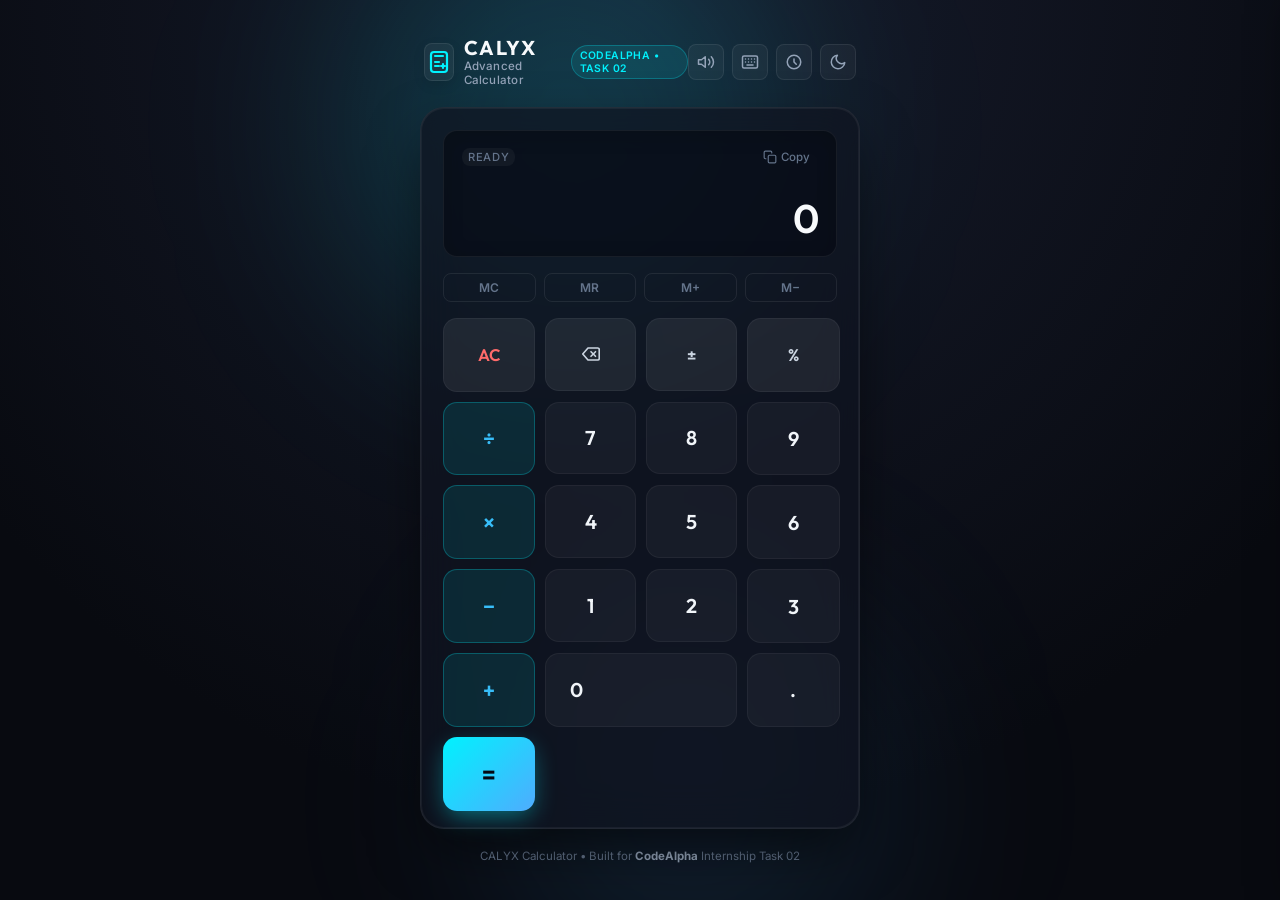
<file: Task-2-Calculator/index.html>
<!DOCTYPE html>
<html lang="en" data-theme="dark">
<head>
  <meta charset="UTF-8">
  <meta name="viewport" content="width=device-width, initial-scale=1.0">
  <meta name="description" content="CALYX - Production-Quality Advanced Calculator Web Application built for CodeAlpha Frontend Development Internship Task 02. Features glassmorphism UI, safe math evaluation engine, calculation history, memory functions, and responsive dark/light themes.">
  <title>CALYX — Advanced Calculator | CodeAlpha Task 02</title>

  <!-- Google Fonts: Inter & Outfit for modern luxury typography -->
  <link rel="preconnect" href="https://fonts.googleapis.com">
  <link rel="preconnect" href="https://fonts.gstatic.com" crossorigin>
  <link href="https://fonts.googleapis.com/css2?family=Inter:wght@300;400;500;600;700&family=Outfit:wght@400;500;600;700&family=JetBrains+Mono:wght@400;500&display=swap" rel="stylesheet">

  <link rel="stylesheet" href="style.css">
</head>
<body>
  <!-- Ambient background glow elements -->
  <div class="ambient-glow glow-1" aria-hidden="true"></div>
  <div class="ambient-glow glow-2" aria-hidden="true"></div>

  <div class="app-container">
    <!-- Top Header -->
    <header class="app-header">
      <div class="brand-group">
        <div class="logo-mark" aria-hidden="true">
          <svg width="24" height="24" viewBox="0 0 24 24" fill="none" stroke="currentColor" stroke-width="2.2" stroke-linecap="round" stroke-linejoin="round">
            <rect x="4" y="2" width="16" height="20" rx="3"></rect>
            <line x1="8" y1="6" x2="16" y2="6"></line>
            <line x1="16" y1="14" x2="16" y2="18"></line>
            <line x1="8" y1="12" x2="12" y2="12"></line>
            <line x1="8" y1="16" x2="12" y2="16"></line>
            <line x1="14" y1="16" x2="18" y2="16"></line>
          </svg>
        </div>
        <div class="brand-text">
          <h1 class="brand-title">CALYX</h1>
          <p class="brand-subtitle">Advanced Calculator</p>
        </div>
        <span class="internship-badge">CodeAlpha • Task 02</span>
      </div>

      <!-- Header Action Controls -->
      <div class="header-actions">
        <button id="btn-sound" class="icon-btn" aria-label="Toggle Sound Effects" title="Toggle Sound Feedback">
          <svg class="sound-on-icon" width="18" height="18" viewBox="0 0 24 24" fill="none" stroke="currentColor" stroke-width="2" stroke-linecap="round" stroke-linejoin="round">
            <polygon points="11 5 6 9 2 9 2 15 6 15 11 19 11 5"></polygon>
            <path d="M19.07 4.93a10 10 0 0 1 0 14.14M15.54 8.46a5 5 0 0 1 0 7.07"></path>
          </svg>
          <svg class="sound-off-icon hidden" width="18" height="18" viewBox="0 0 24 24" fill="none" stroke="currentColor" stroke-width="2" stroke-linecap="round" stroke-linejoin="round">
            <line x1="1" y1="1" x2="23" y2="23"></line>
            <path d="M9 9v6a2 2 0 0 1-2 2H3a2 2 0 0 1-2-2V9a2 2 0 0 1 2-2h4a2 2 0 0 1 2 2z"></path>
            <path d="M19.07 4.93a10 10 0 0 1 0 14.14"></path>
          </svg>
        </button>

        <button id="btn-shortcuts" class="icon-btn" aria-label="Keyboard Shortcuts" title="Keyboard Shortcuts (Key: ?)">
          <svg width="18" height="18" viewBox="0 0 24 24" fill="none" stroke="currentColor" stroke-width="2" stroke-linecap="round" stroke-linejoin="round">
            <rect x="2" y="4" width="20" height="16" rx="2"></rect>
            <path d="M6 8h.01M10 8h.01M14 8h.01M18 8h.01M6 12h.01M10 12h.01M14 12h.01M18 12h.01M8 16h8"></path>
          </svg>
        </button>

        <button id="btn-history-toggle" class="icon-btn" aria-label="Toggle History Panel" title="History (Key: H)">
          <svg width="18" height="18" viewBox="0 0 24 24" fill="none" stroke="currentColor" stroke-width="2" stroke-linecap="round" stroke-linejoin="round">
            <path d="M12 8v4l3 3"></path>
            <circle cx="12" cy="12" r="9"></circle>
          </svg>
        </button>

        <button id="btn-theme-toggle" class="icon-btn" aria-label="Toggle Dark/Light Theme" title="Toggle Theme">
          <svg class="sun-icon hidden" width="18" height="18" viewBox="0 0 24 24" fill="none" stroke="currentColor" stroke-width="2" stroke-linecap="round" stroke-linejoin="round">
            <circle cx="12" cy="12" r="5"></circle>
            <line x1="12" y1="1" x2="12" y2="3"></line>
            <line x1="12" y1="21" x2="12" y2="23"></line>
            <line x1="4.22" y1="4.22" x2="5.64" y2="5.64"></line>
            <line x1="18.36" y1="18.36" x2="19.78" y2="19.78"></line>
            <line x1="1" y1="12" x2="3" y2="12"></line>
            <line x1="21" y1="12" x2="23" y2="12"></line>
            <line x1="4.22" y1="19.78" x2="5.64" y2="18.36"></line>
            <line x1="18.36" y1="5.64" x2="19.78" y2="4.22"></line>
          </svg>
          <svg class="moon-icon" width="18" height="18" viewBox="0 0 24 24" fill="none" stroke="currentColor" stroke-width="2" stroke-linecap="round" stroke-linejoin="round">
            <path d="M21 12.79A9 9 0 1 1 11.21 3 7 7 0 0 0 21 12.79z"></path>
          </svg>
        </button>
      </div>
    </header>

    <!-- Main Calculator Component -->
    <main class="calculator-card" role="region" aria-label="Calculator">
      <!-- Calculator Display Unit -->
      <div class="calculator-display-unit">
        <!-- Display Header Info -->
        <div class="display-status-bar">
          <div class="status-indicators">
            <span id="status-text" class="status-pill">Ready</span>
            <span id="memory-badge" class="memory-badge hidden" title="Memory Active">M</span>
          </div>
          <button id="btn-copy" class="btn-copy-result" aria-label="Copy result to clipboard" title="Copy Result">
            <svg width="14" height="14" viewBox="0 0 24 24" fill="none" stroke="currentColor" stroke-width="2" stroke-linecap="round" stroke-linejoin="round">
              <rect x="9" y="9" width="13" height="13" rx="2" ry="2"></rect>
              <path d="M5 15H4a2 2 0 0 1-2-2V4a2 2 0 0 1 2-2h9a2 2 0 0 1 2 2v1"></path>
            </svg>
            <span>Copy</span>
          </button>
        </div>

        <!-- Expression Line (History/Operation sequence) -->
        <div class="display-expression-wrapper">
          <div id="expression-display" class="expression-display" aria-live="polite" aria-atomic="true"></div>
        </div>

        <!-- Main Output Number Display -->
        <div class="display-main-wrapper">
          <div id="main-display" class="main-display" aria-live="polite" aria-atomic="true">0</div>
        </div>

        <!-- Toast Feedback for Copy -->
        <div id="copy-toast" class="copy-toast hidden" role="status">Result copied to clipboard</div>
      </div>

      <!-- Memory Controls Bar -->
      <div class="memory-bar" role="group" aria-label="Memory Controls">
        <button class="btn-memory" data-action="mc" aria-label="Memory Clear">MC</button>
        <button class="btn-memory" data-action="mr" aria-label="Memory Recall">MR</button>
        <button class="btn-memory" data-action="m-plus" aria-label="Memory Add">M+</button>
        <button class="btn-memory" data-action="m-minus" aria-label="Memory Subtract">M−</button>
      </div>

      <!-- Main Calculator Keypad Grid -->
      <div class="calculator-grid" role="group" aria-label="Calculator Keypad">
        <!-- Row 1: Function Keys -->
        <button class="btn btn-func btn-danger" data-action="clear" aria-label="All Clear" title="Keyboard: Escape">AC</button>
        <button class="btn btn-func" data-action="backspace" aria-label="Delete last digit" title="Keyboard: Backspace">
          <svg width="18" height="18" viewBox="0 0 24 24" fill="none" stroke="currentColor" stroke-width="2.2" stroke-linecap="round" stroke-linejoin="round">
            <path d="M21 4H8l-7 8 7 8h13a2 2 0 0 0 2-2V6a2 2 0 0 0-2-2z"></path>
            <line x1="18" y1="9" x2="12" y2="15"></line>
            <line x1="12" y1="9" x2="18" y2="15"></line>
          </svg>
        </button>
        <button class="btn btn-func" data-action="negate" aria-label="Toggle positive or negative" title="Plus / Minus">±</button>
        <button class="btn btn-func" data-action="percent" aria-label="Percentage" title="Keyboard: %">%</button>
        <button class="btn btn-operator" data-action="operator" data-val="/" aria-label="Divide" title="Keyboard: /">÷</button>

        <!-- Row 2 -->
        <button class="btn btn-num" data-val="7" aria-label="Seven">7</button>
        <button class="btn btn-num" data-val="8" aria-label="Eight">8</button>
        <button class="btn btn-num" data-val="9" aria-label="Nine">9</button>
        <button class="btn btn-operator" data-action="operator" data-val="*" aria-label="Multiply" title="Keyboard: *">×</button>

        <!-- Row 3 -->
        <button class="btn btn-num" data-val="4" aria-label="Four">4</button>
        <button class="btn btn-num" data-val="5" aria-label="Five">5</button>
        <button class="btn btn-num" data-val="6" aria-label="Six">6</button>
        <button class="btn btn-operator" data-action="operator" data-val="-" aria-label="Subtract" title="Keyboard: -">−</button>

        <!-- Row 4 -->
        <button class="btn btn-num" data-val="1" aria-label="One">1</button>
        <button class="btn btn-num" data-val="2" aria-label="Two">2</button>
        <button class="btn btn-num" data-val="3" aria-label="Three">3</button>
        <button class="btn btn-operator" data-action="operator" data-val="+" aria-label="Add" title="Keyboard: +">+</button>

        <!-- Row 5 -->
        <button class="btn btn-num btn-zero" data-val="0" aria-label="Zero">0</button>
        <button class="btn btn-num" data-val="." data-action="decimal" aria-label="Decimal point" title="Keyboard: .">.</button>
        <button class="btn btn-equals" data-action="equals" aria-label="Calculate Equals" title="Keyboard: Enter or =">=</button>
      </div>
    </main>

    <!-- Side History Panel / Drawer -->
    <aside id="history-drawer" class="history-drawer" aria-label="Calculation History Log">
      <div class="drawer-header">
        <div class="drawer-title-group">
          <svg width="20" height="20" viewBox="0 0 24 24" fill="none" stroke="currentColor" stroke-width="2" stroke-linecap="round" stroke-linejoin="round">
            <path d="M12 8v4l3 3"></path>
            <circle cx="12" cy="12" r="9"></circle>
          </svg>
          <h2>History</h2>
        </div>
        <div class="drawer-actions">
          <button id="btn-clear-history" class="text-btn" aria-label="Clear all calculation history">Clear All</button>
          <button id="btn-close-history" class="icon-btn-sm" aria-label="Close history panel">
            <svg width="18" height="18" viewBox="0 0 24 24" fill="none" stroke="currentColor" stroke-width="2" stroke-linecap="round" stroke-linejoin="round">
              <line x1="18" y1="6" x2="6" y2="18"></line>
              <line x1="6" y1="6" x2="18" y2="18"></line>
            </svg>
          </button>
        </div>
      </div>
      <div id="history-list" class="history-list">
        <div class="history-empty">
          <svg width="32" height="32" viewBox="0 0 24 24" fill="none" stroke="currentColor" stroke-width="1.5" stroke-linecap="round" stroke-linejoin="round">
            <circle cx="12" cy="12" r="10"></circle>
            <polyline points="12 6 12 12 16 14"></polyline>
          </svg>
          <p>No calculations yet</p>
          <span>Calculations will be saved automatically as you work.</span>
        </div>
      </div>
    </aside>
    <div id="drawer-overlay" class="drawer-overlay hidden"></div>

    <!-- Keyboard Shortcuts Modal -->
    <div id="shortcuts-modal" class="modal-backdrop hidden" role="dialog" aria-modal="true" aria-labelledby="modal-title">
      <div class="modal-card">
        <div class="modal-header">
          <h2 id="modal-title">Keyboard Shortcuts</h2>
          <button id="btn-close-modal" class="icon-btn-sm" aria-label="Close modal">
            <svg width="18" height="18" viewBox="0 0 24 24" fill="none" stroke="currentColor" stroke-width="2" stroke-linecap="round" stroke-linejoin="round">
              <line x1="18" y1="6" x2="6" y2="18"></line>
              <line x1="6" y1="6" x2="18" y2="18"></line>
            </svg>
          </button>
        </div>
        <div class="modal-body">
          <div class="shortcut-grid">
            <div class="shortcut-item"><kbd>0</kbd>–<kbd>9</kbd> <span>Enter Numbers</span></div>
            <div class="shortcut-item"><kbd>.</kbd> <span>Decimal Point</span></div>
            <div class="shortcut-item"><kbd>+</kbd> <kbd>-</kbd> <kbd>*</kbd> <kbd>/</kbd> <span>Basic Operators</span></div>
            <div class="shortcut-item"><kbd>Enter</kbd> or <kbd>=</kbd> <span>Calculate Result</span></div>
            <div class="shortcut-item"><kbd>Backspace</kbd> <span>Delete Last Digit</span></div>
            <div class="shortcut-item"><kbd>Esc</kbd> <span>Clear Calculator (AC)</span></div>
            <div class="shortcut-item"><kbd>%</kbd> <span>Percentage</span></div>
            <div class="shortcut-item"><kbd>H</kbd> <span>Toggle History Panel</span></div>
            <div class="shortcut-item"><kbd>M</kbd> <span>Memory Plus (M+)</span></div>
            <div class="shortcut-item"><kbd>?</kbd> <span>Show Shortcuts</span></div>
          </div>
        </div>
      </div>
    </div>

    <!-- App Footer -->
    <footer class="app-footer">
      <p>CALYX Calculator &bull; Built for <strong>CodeAlpha</strong> Internship Task 02</p>
    </footer>
  </div>

  <script src="script.js"></script>
</body>
</html>
</file>
<file: Task-2-Calculator/style.css>
/* ==========================================================================
   CALYX — Advanced Calculator System Styling
   CodeAlpha Frontend Internship — Task 02
   ========================================================================== */

/* --------------------------------------------------------------------------
   1. Design Tokens & Theme Variables
   -------------------------------------------------------------------------- */
:root {
  /* Common System Values */
  --font-sans: 'Inter', -apple-system, BlinkMacSystemFont, 'Segoe UI', Roboto, sans-serif;
  --font-display: 'Outfit', 'Inter', sans-serif;
  --font-mono: 'JetBrains Mono', monospace;
  --radius-sm: 8px;
  --radius-md: 14px;
  --radius-lg: 24px;
  --radius-pill: 9999px;
  --transition-fast: 0.15s cubic-bezier(0.4, 0, 0.2, 1);
  --transition-normal: 0.25s cubic-bezier(0.4, 0, 0.2, 1);
  --transition-bounce: 0.4s cubic-bezier(0.175, 0.885, 0.32, 1.275);
}

/* Dark Obsidian Theme (Default) */
[data-theme="dark"] {
  --bg-app: #080a10;
  --bg-gradient: radial-gradient(circle at 50% 0%, #171c2d 0%, #080a10 75%);
  --glow-1: rgba(0, 242, 254, 0.15);
  --glow-2: rgba(79, 172, 254, 0.12);

  --card-bg: rgba(16, 20, 32, 0.72);
  --card-border: rgba(255, 255, 255, 0.08);
  --card-shadow: 0 24px 60px -12px rgba(0, 0, 0, 0.65), 0 0 0 1px rgba(255, 255, 255, 0.05) inset;

  --text-main: #f8fafc;
  --text-muted: #94a3b8;
  --text-dim: #64748b;

  --btn-num-bg: rgba(255, 255, 255, 0.04);
  --btn-num-hover: rgba(255, 255, 255, 0.09);
  --btn-num-text: #f1f5f9;
  --btn-num-border: rgba(255, 255, 255, 0.05);

  --btn-func-bg: rgba(255, 255, 255, 0.07);
  --btn-func-hover: rgba(255, 255, 255, 0.12);
  --btn-func-text: #cbd5e1;

  --btn-op-bg: rgba(0, 242, 254, 0.1);
  --btn-op-hover: rgba(0, 242, 254, 0.2);
  --btn-op-text: #38bdf8;
  --btn-op-border: rgba(0, 242, 254, 0.25);

  --btn-equals-bg: linear-gradient(135deg, #00f2fe 0%, #4facfe 100%);
  --btn-equals-text: #040914;
  --btn-equals-shadow: 0 8px 24px -4px rgba(0, 242, 254, 0.45);

  --btn-danger-text: #ff6b6b;
  --btn-danger-hover: rgba(255, 107, 107, 0.15);

  --display-bg: rgba(8, 11, 20, 0.6);
  --display-border: rgba(255, 255, 255, 0.06);

  --drawer-bg: rgba(14, 18, 28, 0.95);
  --modal-bg: rgba(16, 21, 33, 0.92);
  --accent-color: #00f2fe;
}

/* Light Porcelain Theme */
[data-theme="light"] {
  --bg-app: #f1f5f9;
  --bg-gradient: radial-gradient(circle at 50% 0%, #e2e8f0 0%, #f1f5f9 75%);
  --glow-1: rgba(37, 99, 235, 0.1);
  --glow-2: rgba(14, 165, 233, 0.08);

  --card-bg: rgba(255, 255, 255, 0.85);
  --card-border: rgba(255, 255, 255, 0.9);
  --card-shadow: 0 20px 50px -10px rgba(15, 23, 42, 0.12), 0 1px 3px rgba(0, 0, 0, 0.05);

  --text-main: #0f172a;
  --text-muted: #64748b;
  --text-dim: #94a3b8;

  --btn-num-bg: rgba(255, 255, 255, 0.9);
  --btn-num-hover: rgba(241, 245, 249, 1);
  --btn-num-text: #1e293b;
  --btn-num-border: rgba(226, 232, 240, 0.8);

  --btn-func-bg: #e2e8f0;
  --btn-func-hover: #cbd5e1;
  --btn-func-text: #334155;

  --btn-op-bg: rgba(37, 99, 235, 0.08);
  --btn-op-hover: rgba(37, 99, 235, 0.16);
  --btn-op-text: #2563eb;
  --btn-op-border: rgba(37, 99, 235, 0.2);

  --btn-equals-bg: linear-gradient(135deg, #2563eb 0%, #1d4ed8 100%);
  --btn-equals-text: #ffffff;
  --btn-equals-shadow: 0 8px 20px -4px rgba(37, 99, 235, 0.35);

  --btn-danger-text: #e11d48;
  --btn-danger-hover: rgba(225, 29, 72, 0.1);

  --display-bg: rgba(248, 250, 252, 0.8);
  --display-border: rgba(203, 213, 225, 0.5);

  --drawer-bg: rgba(255, 255, 255, 0.96);
  --modal-bg: rgba(255, 255, 255, 0.95);
  --accent-color: #2563eb;
}

/* --------------------------------------------------------------------------
   2. Reset & Global Base Layout
   -------------------------------------------------------------------------- */
*, *::before, *::after {
  box-sizing: border-box;
  margin: 0;
  padding: 0;
}

html, body {
  width: 100%;
  min-height: 100vh;
  font-family: var(--font-sans);
  background: var(--bg-app);
  background-image: var(--bg-gradient);
  color: var(--text-main);
  overflow-x: hidden;
  -webkit-font-smoothing: antialiased;
  -moz-osx-font-smoothing: grayscale;
}

body {
  display: flex;
  justify-content: center;
  align-items: center;
  padding: 24px 16px;
  position: relative;
}

/* Ambient Background Blur Blobs */
.ambient-glow {
  position: fixed;
  border-radius: 50%;
  filter: blur(100px);
  pointer-events: none;
  z-index: 0;
}

.glow-1 {
  width: 450px;
  height: 450px;
  top: -100px;
  left: calc(50% - 300px);
  background: var(--glow-1);
}

.glow-2 {
  width: 400px;
  height: 400px;
  bottom: -100px;
  right: calc(50% - 250px);
  background: var(--glow-2);
}

/* App Wrapper Container */
.app-container {
  width: 100%;
  max-width: 440px;
  display: flex;
  flex-direction: column;
  gap: 20px;
  position: relative;
  z-index: 1;
  animation: fadeInScale 0.6s cubic-bezier(0.16, 1, 0.3, 1);
}

/* --------------------------------------------------------------------------
   3. Header & Controls
   -------------------------------------------------------------------------- */
.app-header {
  display: flex;
  align-items: center;
  justify-content: space-between;
  padding: 0 4px;
}

.brand-group {
  display: flex;
  align-items: center;
  gap: 10px;
  position: relative;
}

.logo-mark {
  width: 38px;
  height: 38px;
  border-radius: var(--radius-sm);
  background: rgba(255, 255, 255, 0.05);
  border: 1px solid var(--card-border);
  display: flex;
  align-items: center;
  justify-content: center;
  color: var(--accent-color);
  box-shadow: 0 4px 12px rgba(0, 0, 0, 0.1);
}

.brand-text {
  display: flex;
  flex-direction: column;
}

.brand-title {
  font-family: var(--font-display);
  font-size: 1.25rem;
  font-weight: 700;
  letter-spacing: 0.08em;
  color: var(--text-main);
  line-height: 1.1;
}

.brand-subtitle {
  font-size: 0.72rem;
  font-weight: 500;
  color: var(--text-muted);
  letter-spacing: 0.02em;
}

.internship-badge {
  font-size: 0.65rem;
  font-weight: 600;
  padding: 3px 8px;
  border-radius: var(--radius-pill);
  background: var(--btn-op-bg);
  color: var(--accent-color);
  border: 1px solid var(--btn-op-border);
  letter-spacing: 0.04em;
  text-transform: uppercase;
  margin-left: 4px;
}

.header-actions {
  display: flex;
  align-items: center;
  gap: 8px;
}

.icon-btn {
  width: 36px;
  height: 36px;
  border-radius: var(--radius-sm);
  background: var(--btn-num-bg);
  border: 1px solid var(--card-border);
  color: var(--text-muted);
  display: flex;
  align-items: center;
  justify-content: center;
  cursor: pointer;
  transition: all var(--transition-fast);
}

.icon-btn:hover {
  background: var(--btn-num-hover);
  color: var(--text-main);
  transform: translateY(-1px);
}

.icon-btn:focus-visible {
  outline: 2px solid var(--accent-color);
  outline-offset: 2px;
}

/* --------------------------------------------------------------------------
   4. Calculator Card Component
   -------------------------------------------------------------------------- */
.calculator-card {
  background: var(--card-bg);
  backdrop-filter: blur(20px);
  -webkit-backdrop-filter: blur(20px);
  border: 1px solid var(--card-border);
  border-radius: var(--radius-lg);
  box-shadow: var(--card-shadow);
  padding: 22px;
  display: flex;
  flex-direction: column;
  gap: 16px;
}

/* --------------------------------------------------------------------------
   5. Calculator Display Unit
   -------------------------------------------------------------------------- */
.calculator-display-unit {
  background: var(--display-bg);
  border: 1px solid var(--display-border);
  border-radius: var(--radius-md);
  padding: 16px 18px;
  display: flex;
  flex-direction: column;
  justify-content: space-between;
  min-height: 125px;
  position: relative;
  overflow: hidden;
  box-shadow: 0 4px 20px rgba(0, 0, 0, 0.15) inset;
}

.display-status-bar {
  display: flex;
  align-items: center;
  justify-content: space-between;
  margin-bottom: 6px;
}

.status-indicators {
  display: flex;
  align-items: center;
  gap: 6px;
}

.status-pill {
  font-size: 0.7rem;
  font-weight: 500;
  text-transform: uppercase;
  letter-spacing: 0.06em;
  color: var(--text-dim);
  padding: 2px 6px;
  border-radius: var(--radius-sm);
  background: rgba(255, 255, 255, 0.04);
}

.memory-badge {
  font-size: 0.68rem;
  font-weight: 700;
  color: var(--accent-color);
  background: var(--btn-op-bg);
  border: 1px solid var(--btn-op-border);
  padding: 2px 6px;
  border-radius: var(--radius-pill);
}

.btn-copy-result {
  background: transparent;
  border: none;
  color: var(--text-dim);
  font-size: 0.72rem;
  font-family: var(--font-sans);
  font-weight: 500;
  display: flex;
  align-items: center;
  gap: 4px;
  cursor: pointer;
  padding: 3px 8px;
  border-radius: var(--radius-sm);
  transition: all var(--transition-fast);
}

.btn-copy-result:hover {
  color: var(--text-main);
  background: rgba(255, 255, 255, 0.08);
}

.display-expression-wrapper {
  width: 100%;
  overflow-x: auto;
  scrollbar-width: none;
  text-align: right;
}

.display-expression-wrapper::-webkit-scrollbar {
  display: none;
}

.expression-display {
  font-family: var(--font-mono);
  font-size: 0.88rem;
  color: var(--text-muted);
  min-height: 1.3em;
  white-space: nowrap;
  letter-spacing: 0.02em;
}

.display-main-wrapper {
  width: 100%;
  overflow-x: auto;
  scrollbar-width: none;
  text-align: right;
  margin-top: 4px;
}

.display-main-wrapper::-webkit-scrollbar {
  display: none;
}

.main-display {
  font-family: var(--font-display);
  font-size: 2.5rem;
  font-weight: 600;
  color: var(--text-main);
  line-height: 1.1;
  white-space: nowrap;
  letter-spacing: -0.02em;
  transition: font-size 0.15s ease, color 0.2s ease;
}

/* Small status error styling */
.main-display.error-state {
  color: var(--btn-danger-text);
  font-size: 1.4rem;
}

.copy-toast {
  position: absolute;
  bottom: 8px;
  left: 50%;
  transform: translateX(-50%);
  background: var(--text-main);
  color: var(--bg-app);
  font-size: 0.75rem;
  font-weight: 600;
  padding: 4px 12px;
  border-radius: var(--radius-pill);
  box-shadow: 0 4px 12px rgba(0,0,0,0.3);
  pointer-events: none;
  animation: toastFade 1.8s ease forwards;
}

/* --------------------------------------------------------------------------
   6. Memory Bar
   -------------------------------------------------------------------------- */
.memory-bar {
  display: grid;
  grid-template-columns: repeat(4, 1fr);
  gap: 8px;
}

.btn-memory {
  background: transparent;
  border: 1px solid var(--card-border);
  border-radius: var(--radius-sm);
  color: var(--text-dim);
  font-family: var(--font-sans);
  font-size: 0.75rem;
  font-weight: 600;
  padding: 6px 0;
  cursor: pointer;
  transition: all var(--transition-fast);
}

.btn-memory:hover {
  background: var(--btn-num-hover);
  color: var(--text-main);
}

.btn-memory:focus-visible {
  outline: 2px solid var(--accent-color);
}

/* --------------------------------------------------------------------------
   7. Main Keypad Grid
   -------------------------------------------------------------------------- */
.calculator-grid {
  display: grid;
  grid-template-columns: repeat(4, 1fr);
  gap: 10px;
}

.btn {
  aspect-ratio: 1.25 / 1;
  border: 1px solid var(--btn-num-border);
  border-radius: var(--radius-md);
  font-family: var(--font-display);
  font-size: 1.25rem;
  font-weight: 600;
  color: var(--btn-num-text);
  background: var(--btn-num-bg);
  cursor: pointer;
  display: flex;
  align-items: center;
  justify-content: center;
  position: relative;
  user-select: none;
  -webkit-tap-highlight-color: transparent;
  transition: transform var(--transition-fast), background var(--transition-fast), border-color var(--transition-fast), box-shadow var(--transition-fast);
}

.btn:hover {
  background: var(--btn-num-hover);
  transform: translateY(-2px);
}

.btn:active, .btn.key-pressed {
  transform: translateY(1px) scale(0.96) !important;
}

.btn:focus-visible {
  outline: 2px solid var(--accent-color);
  outline-offset: 2px;
  z-index: 2;
}

/* Zero button span */
.btn-zero {
  grid-column: span 2;
  aspect-ratio: 2.6 / 1;
  justify-content: flex-start;
  padding-left: 24px;
}

/* Functional Buttons (AC, Delete, +/-) */
.btn-func {
  background: var(--btn-func-bg);
  color: var(--btn-func-text);
  font-size: 1.05rem;
}

.btn-func:hover {
  background: var(--btn-func-hover);
}

.btn-danger {
  color: var(--btn-danger-text);
}

.btn-danger:hover {
  background: var(--btn-danger-hover);
}

/* Operator Buttons */
.btn-operator {
  background: var(--btn-op-bg);
  color: var(--btn-op-text);
  border-color: var(--btn-op-border);
  font-size: 1.35rem;
}

.btn-operator:hover {
  background: var(--btn-op-hover);
}

.btn-operator.active-op {
  background: var(--btn-op-hover);
  box-shadow: 0 0 12px var(--btn-op-border);
  border-color: var(--accent-color);
}

/* Equals Hero Button */
.btn-equals {
  background: var(--btn-equals-bg);
  color: var(--btn-equals-text);
  font-weight: 700;
  font-size: 1.5rem;
  box-shadow: var(--btn-equals-shadow);
  border: none;
}

.btn-equals:hover {
  filter: brightness(1.08);
  box-shadow: 0 10px 28px -4px rgba(0, 242, 254, 0.55);
}

/* --------------------------------------------------------------------------
   8. History Side Drawer Panel
   -------------------------------------------------------------------------- */
.history-drawer {
  position: fixed;
  top: 0;
  right: -380px;
  width: 360px;
  max-width: 85vw;
  height: 100vh;
  background: var(--drawer-bg);
  backdrop-filter: blur(24px);
  -webkit-backdrop-filter: blur(24px);
  border-left: 1px solid var(--card-border);
  box-shadow: -10px 0 40px rgba(0, 0, 0, 0.4);
  z-index: 100;
  display: flex;
  flex-direction: column;
  transition: right 0.35s cubic-bezier(0.16, 1, 0.3, 1);
  padding: 24px;
}

.history-drawer.open {
  right: 0;
}

.drawer-header {
  display: flex;
  align-items: center;
  justify-content: space-between;
  padding-bottom: 16px;
  border-bottom: 1px solid var(--card-border);
}

.drawer-title-group {
  display: flex;
  align-items: center;
  gap: 8px;
  color: var(--text-main);
}

.drawer-title-group h2 {
  font-family: var(--font-display);
  font-size: 1.15rem;
  font-weight: 600;
}

.drawer-actions {
  display: flex;
  align-items: center;
  gap: 10px;
}

.text-btn {
  background: transparent;
  border: none;
  color: var(--btn-danger-text);
  font-size: 0.8rem;
  font-weight: 600;
  cursor: pointer;
  padding: 4px 8px;
  border-radius: var(--radius-sm);
}

.text-btn:hover {
  background: var(--btn-danger-hover);
}

.icon-btn-sm {
  background: transparent;
  border: none;
  color: var(--text-muted);
  cursor: pointer;
  padding: 4px;
  border-radius: var(--radius-sm);
  display: flex;
  align-items: center;
  justify-content: center;
}

.icon-btn-sm:hover {
  color: var(--text-main);
  background: rgba(255, 255, 255, 0.1);
}

.history-list {
  flex: 1;
  overflow-y: auto;
  padding-top: 16px;
  display: flex;
  flex-direction: column;
  gap: 12px;
}

.history-empty {
  margin: auto;
  text-align: center;
  color: var(--text-dim);
  display: flex;
  flex-direction: column;
  align-items: center;
  gap: 8px;
  padding: 32px 16px;
}

.history-empty p {
  font-weight: 600;
  color: var(--text-muted);
}

.history-empty span {
  font-size: 0.78rem;
  line-height: 1.4;
}

.history-item {
  background: rgba(255, 255, 255, 0.03);
  border: 1px solid var(--card-border);
  border-radius: var(--radius-md);
  padding: 12px 14px;
  text-align: right;
  cursor: pointer;
  transition: all var(--transition-fast);
}

.history-item:hover {
  background: rgba(255, 255, 255, 0.07);
  border-color: var(--accent-color);
  transform: translateX(-2px);
}

.history-item-expr {
  font-family: var(--font-mono);
  font-size: 0.82rem;
  color: var(--text-muted);
  margin-bottom: 4px;
}

.history-item-res {
  font-family: var(--font-display);
  font-size: 1.25rem;
  font-weight: 600;
  color: var(--accent-color);
}

.drawer-overlay {
  position: fixed;
  inset: 0;
  background: rgba(0, 0, 0, 0.5);
  backdrop-filter: blur(4px);
  z-index: 90;
}

/* --------------------------------------------------------------------------
   9. Modal Dialogs
   -------------------------------------------------------------------------- */
.modal-backdrop {
  position: fixed;
  inset: 0;
  background: rgba(0, 0, 0, 0.6);
  backdrop-filter: blur(8px);
  z-index: 120;
  display: flex;
  align-items: center;
  justify-content: center;
  padding: 16px;
}

.modal-card {
  background: var(--modal-bg);
  border: 1px solid var(--card-border);
  border-radius: var(--radius-lg);
  box-shadow: 0 24px 50px rgba(0, 0, 0, 0.5);
  width: 100%;
  max-width: 420px;
  padding: 22px;
  animation: modalScale 0.25s ease-out;
}

.modal-header {
  display: flex;
  align-items: center;
  justify-content: space-between;
  margin-bottom: 16px;
  padding-bottom: 10px;
  border-bottom: 1px solid var(--card-border);
}

.modal-header h2 {
  font-family: var(--font-display);
  font-size: 1.1rem;
  font-weight: 600;
}

.shortcut-grid {
  display: grid;
  grid-template-columns: 1fr;
  gap: 10px;
}

.shortcut-item {
  display: flex;
  align-items: center;
  justify-content: space-between;
  font-size: 0.85rem;
  color: var(--text-muted);
}

kbd {
  font-family: var(--font-mono);
  background: rgba(255, 255, 255, 0.08);
  border: 1px solid var(--card-border);
  border-radius: 4px;
  padding: 2px 6px;
  font-size: 0.78rem;
  color: var(--text-main);
  box-shadow: 0 2px 0 rgba(0,0,0,0.2);
}

/* --------------------------------------------------------------------------
   10. App Footer & Helper Utilities
   -------------------------------------------------------------------------- */
.app-footer {
  text-align: center;
  font-size: 0.72rem;
  color: var(--text-dim);
}

.app-footer strong {
  color: var(--text-muted);
}

.hidden {
  display: none !important;
}

/* --------------------------------------------------------------------------
   11. Keyframe Animations
   -------------------------------------------------------------------------- */
@keyframes fadeInScale {
  from {
    opacity: 0;
    transform: scale(0.96) translateY(12px);
  }
  to {
    opacity: 1;
    transform: scale(1) translateY(0);
  }
}

@keyframes modalScale {
  from {
    opacity: 0;
    transform: scale(0.92);
  }
  to {
    opacity: 1;
    transform: scale(1);
  }
}

@keyframes toastFade {
  0% { opacity: 0; transform: translate(-50%, 8px); }
  15% { opacity: 1; transform: translate(-50%, 0); }
  85% { opacity: 1; transform: translate(-50%, 0); }
  100% { opacity: 0; transform: translate(-50%, -8px); }
}

/* --------------------------------------------------------------------------
   12. Responsive Breakpoints & Accessibility
   -------------------------------------------------------------------------- */
@media (max-width: 440px) {
  body {
    padding: 12px 10px;
  }

  .calculator-card {
    padding: 16px;
    border-radius: var(--radius-md);
  }

  .main-display {
    font-size: 2.1rem;
  }

  .btn {
    font-size: 1.1rem;
    border-radius: var(--radius-sm);
  }

  .internship-badge {
    display: none;
  }
}

@media (prefers-reduced-motion: reduce) {
  *, *::before, *::after {
    animation-duration: 0.01ms !important;
    transition-duration: 0.01ms !important;
  }
}
</file>
